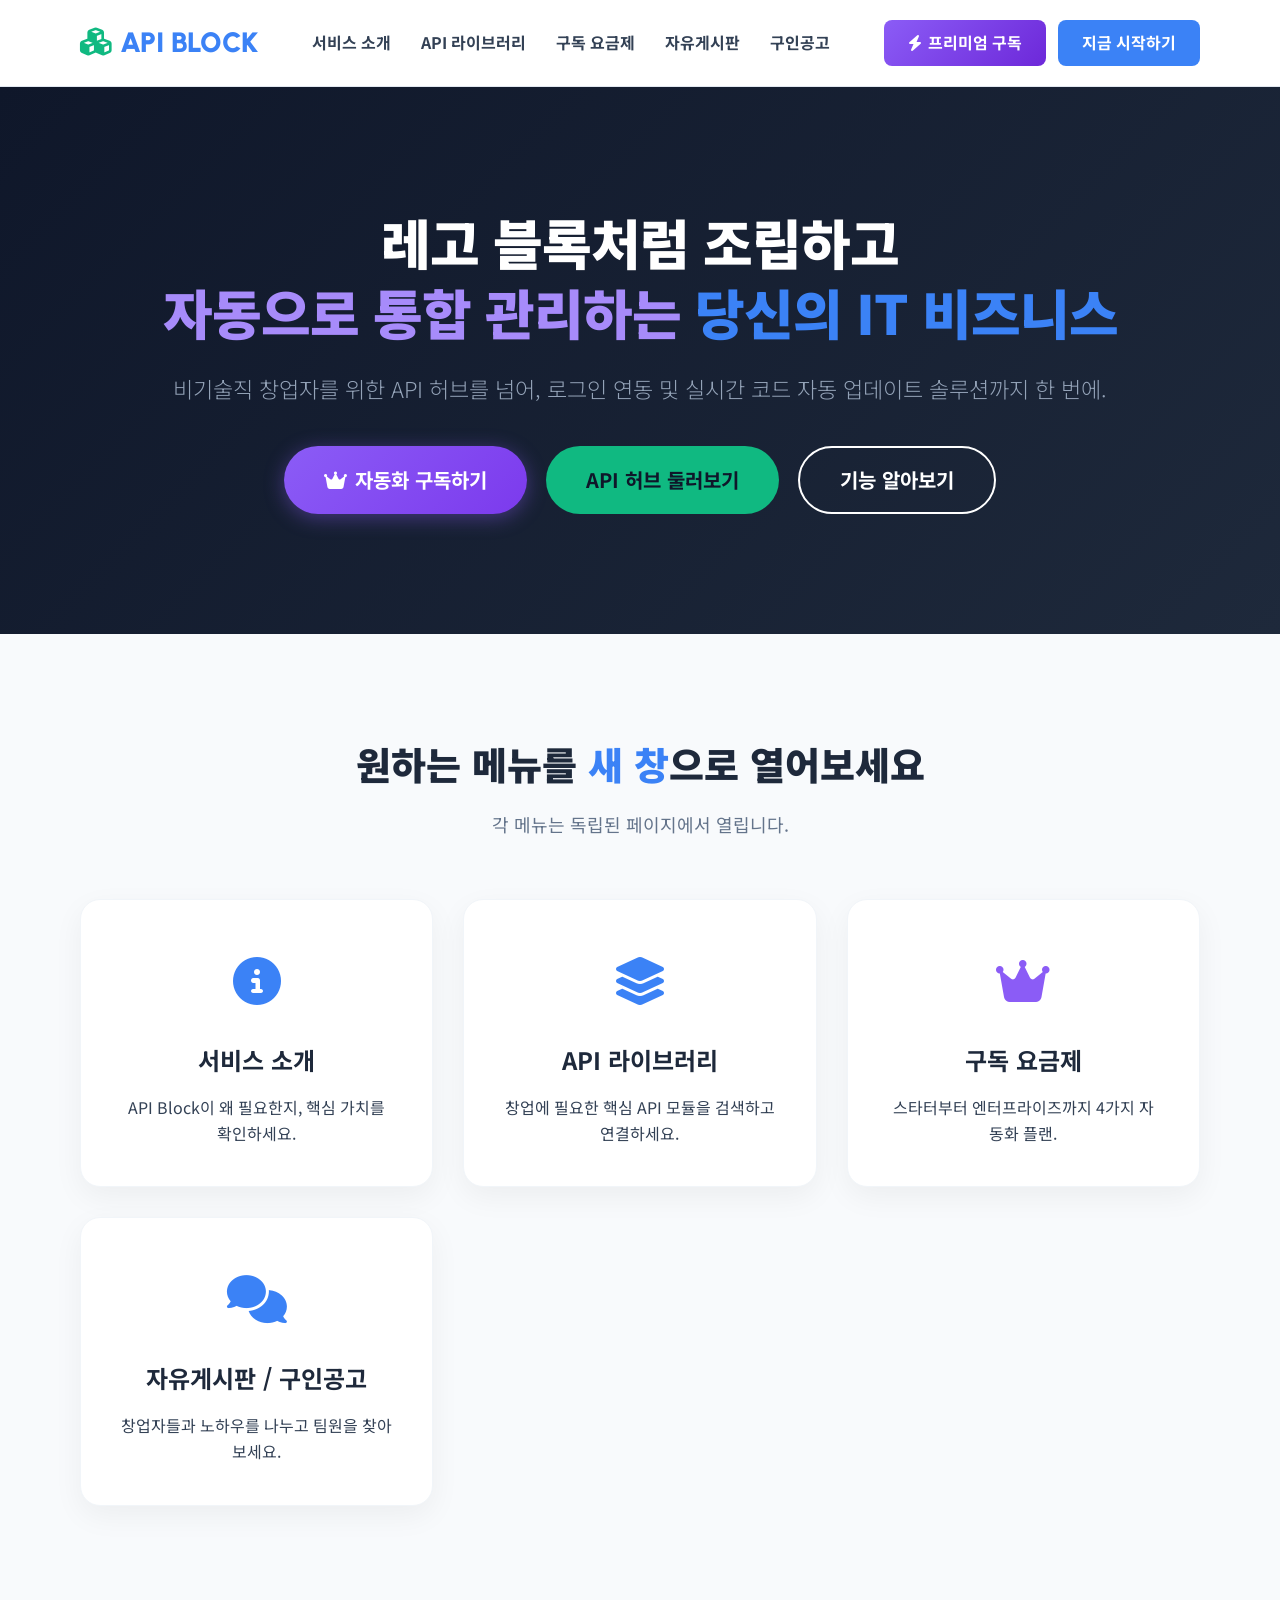
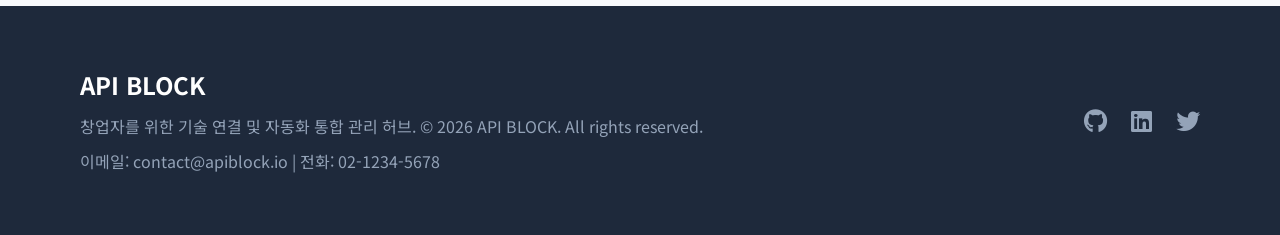
<file: index.html>
<!DOCTYPE html>
<html lang="ko">
<head>
    <meta charset="UTF-8">
    <meta name="viewport" content="width=device-width, initial-scale=1.0">
    <title>API Block - 창업자를 위한 API 허브</title>
    <link rel="preconnect" href="https://fonts.googleapis.com">
    <link rel="preconnect" href="https://fonts.gstatic.com" crossorigin>
    <link href="https://fonts.googleapis.com/css2?family=Noto+Sans+KR:wght@300;400;700;900&family=Urbanist:wght@700&display=swap" rel="stylesheet">
    <link rel="stylesheet" href="https://cdnjs.cloudflare.com/ajax/libs/font-awesome/6.5.1/css/all.min.css">
    <link rel="stylesheet" href="style.css">
</head>
<body>
    <header>
        <div class="logo"><a href="index.html"><i class="fa-solid fa-cubes"></i>API BLOCK</a></div>
        <nav>
            <ul>
                <li><a href="features.html" target="_blank">서비스 소개</a></li>
                <li><a href="api-library.html" target="_blank">API 라이브러리</a></li>
                <li><a href="pricing.html" target="_blank">구독 요금제</a></li>
                <li><a href="community.html" target="_blank">자유게시판</a></li>
                <li><a href="community.html#jobs" target="_blank">구인공고</a></li>
            </ul>
        </nav>
        <div class="header-btns">
            <a href="pricing.html" target="_blank" class="header-btn premium-btn"><i class="fa-solid fa-bolt" style="margin-right: 6px;"></i>프리미엄 구독</a>
            <a href="api-library.html" target="_blank" class="header-btn">지금 시작하기</a>
        </div>
    </header>
    <main>
<section class="hero">
            <h1>레고 블록처럼 조립하고<br><span class="premium-span">자동으로 통합 관리하는</span> <span>당신의 IT 비즈니스</span></h1>
            <p>비기술직 창업자를 위한 API 허브를 넘어, 로그인 연동 및 실시간 코드 자동 업데이트 솔루션까지 한 번에.</p>
            <div class="hero-btns">
                <a href="pricing.html" target="_blank" class="btn-premium"><i class="fa-solid fa-crown" style="margin-right: 8px;"></i>자동화 구독하기</a>
                <a href="api-library.html" target="_blank" class="btn-main">API 허브 둘러보기</a>
                <a href="features.html" target="_blank" class="btn-sub">기능 알아보기</a>
            </div>
        </section>
        <section style="text-align:center;">
            <h2 class="section-title">원하는 메뉴를 <span>새 창</span>으로 열어보세요</h2>
            <p class="section-subtitle">각 메뉴는 독립된 페이지에서 열립니다.</p>
            <div class="grid">
                <a class="card feature-card" href="features.html" target="_blank">
                    <div class="icon"><i class="fa-solid fa-circle-info"></i></div>
                    <h3>서비스 소개</h3>
                    <p>API Block이 왜 필요한지, 핵심 가치를 확인하세요.</p>
                </a>
                <a class="card feature-card" href="api-library.html" target="_blank">
                    <div class="icon"><i class="fa-solid fa-layer-group"></i></div>
                    <h3>API 라이브러리</h3>
                    <p>창업에 필요한 핵심 API 모듈을 검색하고 연결하세요.</p>
                </a>
                <a class="card feature-card" href="pricing.html" target="_blank">
                    <div class="icon"><i class="fa-solid fa-crown" style="color:var(--premium);"></i></div>
                    <h3>구독 요금제</h3>
                    <p>스타터부터 엔터프라이즈까지 4가지 자동화 플랜.</p>
                </a>
                <a class="card feature-card" href="community.html" target="_blank">
                    <div class="icon"><i class="fa-solid fa-comments"></i></div>
                    <h3>자유게시판 / 구인공고</h3>
                    <p>창업자들과 노하우를 나누고 팀원을 찾아보세요.</p>
                </a>
            </div>
        </section>
    </main>
<footer>
        <div>
            <div class="footer-logo">API BLOCK</div>
            <p>창업자를 위한 기술 연결 및 자동화 통합 관리 허브. © 2026 API BLOCK. All rights reserved.</p>
            <p style="margin-top: 10px;">이메일: contact@apiblock.io | 전화: 02-1234-5678</p>
        </div>
        <div class="social-icons">
            <a href="#"><i class="fa-brands fa-github"></i></a>
            <a href="#"><i class="fa-brands fa-linkedin"></i></a>
            <a href="#"><i class="fa-brands fa-twitter"></i></a>
        </div>
    </footer>

</body>
</html>
</file>
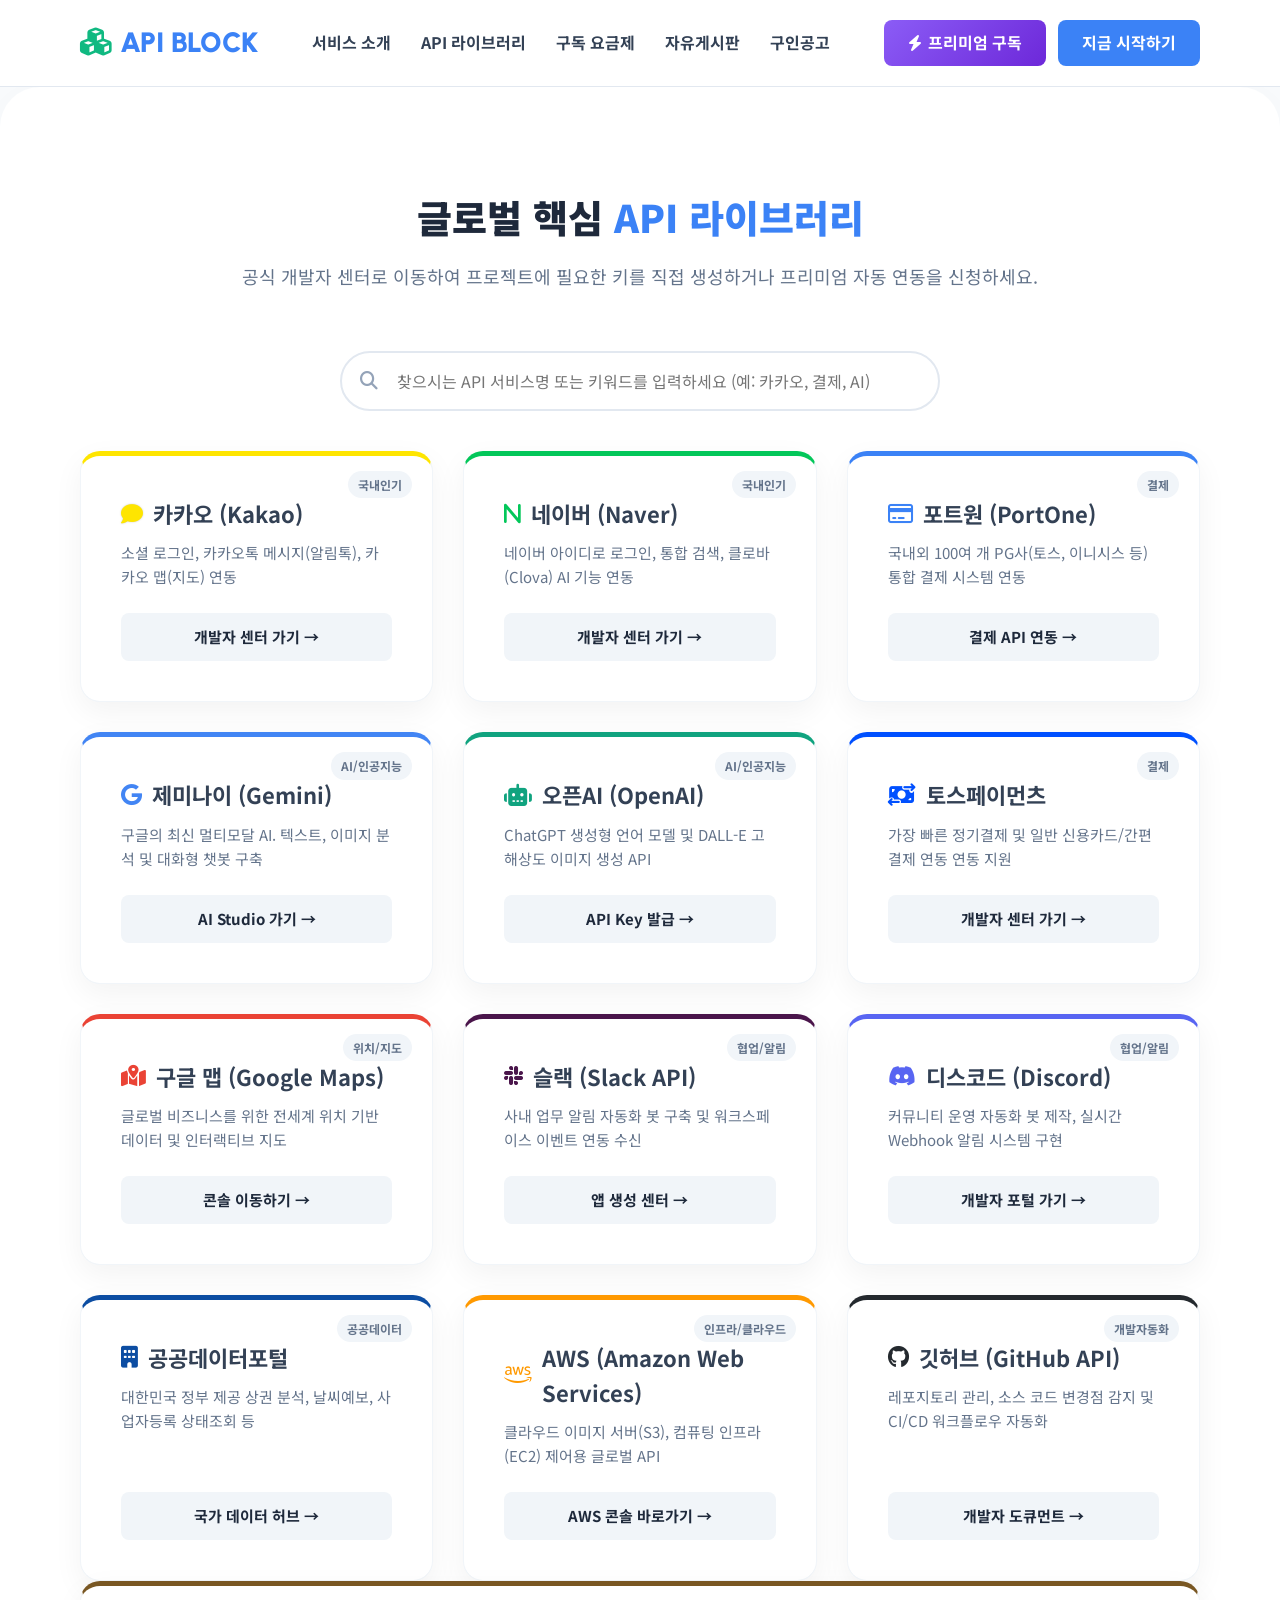
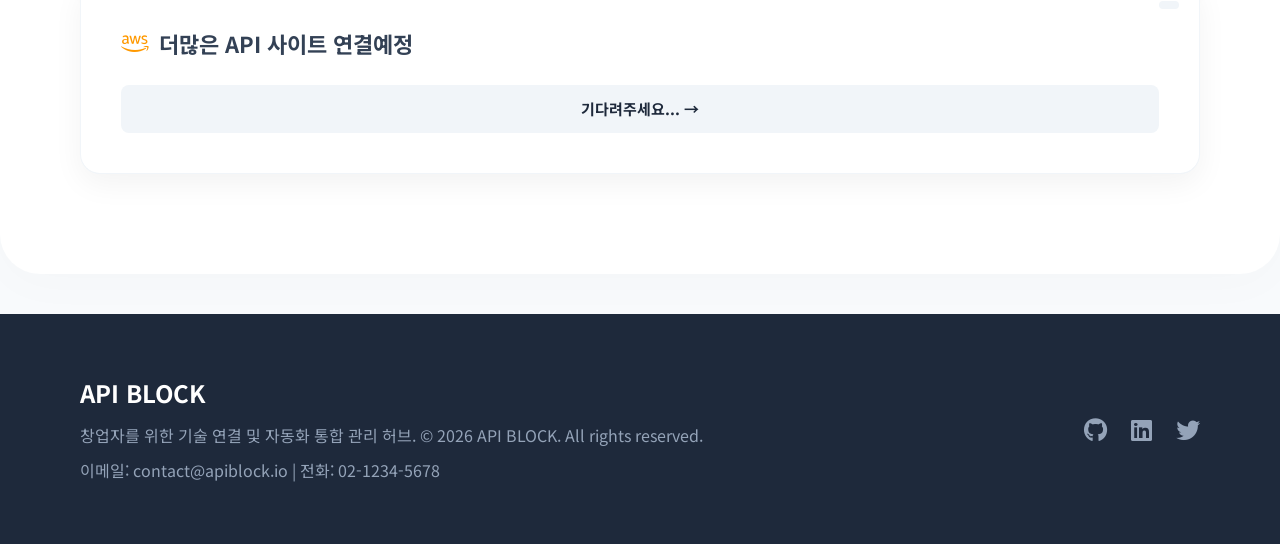
<file: api-library.html>
<!DOCTYPE html>
<html lang="ko">
<head>
    <meta charset="UTF-8">
    <meta name="viewport" content="width=device-width, initial-scale=1.0">
    <title>API 라이브러리 - API Block</title>
    <link rel="preconnect" href="https://fonts.googleapis.com">
    <link rel="preconnect" href="https://fonts.gstatic.com" crossorigin>
    <link href="https://fonts.googleapis.com/css2?family=Noto+Sans+KR:wght@300;400;700;900&family=Urbanist:wght@700&display=swap" rel="stylesheet">
    <link rel="stylesheet" href="https://cdnjs.cloudflare.com/ajax/libs/font-awesome/6.5.1/css/all.min.css">
    <link rel="stylesheet" href="style.css">
</head>
<body>
    <header>
        <div class="logo"><a href="index.html"><i class="fa-solid fa-cubes"></i>API BLOCK</a></div>
        <nav>
            <ul>
                <li><a href="features.html" target="_blank">서비스 소개</a></li>
                <li><a href="api-library.html" target="_blank">API 라이브러리</a></li>
                <li><a href="pricing.html" target="_blank">구독 요금제</a></li>
                <li><a href="community.html" target="_blank">자유게시판</a></li>
                <li><a href="community.html#jobs" target="_blank">구인공고</a></li>
            </ul>
        </nav>
        <div class="header-btns">
            <a href="pricing.html" target="_blank" class="header-btn premium-btn"><i class="fa-solid fa-bolt" style="margin-right: 6px;"></i>프리미엄 구독</a>
            <a href="api-library.html" target="_blank" class="header-btn">지금 시작하기</a>
        </div>
    </header>
    <main>
<section id="api-library" style="background-color: #ffffff; border-radius: 40px; margin-bottom: 40px; box-shadow: 0 10px 50px rgba(0,0,0,0.02);">
            <h2 class="section-title">글로벌 핵심 <span>API 라이브러리</span></h2>
            <p class="section-subtitle">공식 개발자 센터로 이동하여 프로젝트에 필요한 키를 직접 생성하거나 프리미엄 자동 연동을 신청하세요.</p>
            
            <div class="search-wrapper">
                <i class="fa-solid fa-magnifying-glass"></i>
                <input type="text" id="apiSearch" class="search-input" placeholder="찾으시는 API 서비스명 또는 키워드를 입력하세요 (예: 카카오, 결제, AI)">
            </div>
            
            <div class="grid" id="apiGrid">
                <div class="card api-card" style="border-top-color: #FEE500;" data-keywords="카카오 kakao 소셜로그인 알림톡 지도 메신저">
                    <span class="api-tag">국내인기</span>
                    <div>
                        <h3><i class="fa-solid fa-comment" style="color: #FEE500; text-shadow: 0 0 2px #ccc;"></i> 카카오 (Kakao)</h3>
                        <p>소셜 로그인, 카카오톡 메시지(알림톡), 카카오 맵(지도) 연동</p>
                    </div>
                    <a href="https://developers.kakao.com/" target="_blank" class="api-link-btn">개발자 센터 가기 &rarr;</a>
                </div>

                <div class="card api-card" style="border-top-color: #03C75A;" data-keywords="네이버 naver 아이디로그인 검색 클로바 ai">
                    <span class="api-tag">국내인기</span>
                    <div>
                        <h3><i class="fa-solid fa-n" style="color: #03C75A;"></i> 네이버 (Naver)</h3>
                        <p>네이버 아이디로 로그인, 통합 검색, 클로바(Clova) AI 기능 연동</p>
                    </div>
                    <a href="https://developers.naver.com/" target="_blank" class="api-link-btn">개발자 센터 가기 &rarr;</a>
                </div>

                <div class="card api-card" style="border-top-color: #3b82f6;" data-keywords="포트원 portone 결제 pg 토스 이니시스 카드">
                    <span class="api-tag">결제</span>
                    <div>
                        <h3><i class="fa-regular fa-credit-card" style="color: #3b82f6;"></i> 포트원 (PortOne)</h3>
                        <p>국내외 100여 개 PG사(토스, 이니시스 등) 통합 결제 시스템 연동</p>
                    </div>
                    <a href="https://portone.io/" target="_blank" class="api-link-btn">결제 API 연동 &rarr;</a>
                </div>

                <div class="card api-card" style="border-top-color: #4285F4;" data-keywords="제미나이 gemini 구글 google ai 챗봇 멀티모달">
                    <span class="api-tag">AI/인공지능</span>
                    <div>
                        <h3><i class="fa-brands fa-google" style="color: #4285F4;"></i> 제미나이 (Gemini)</h3>
                        <p>구글의 최신 멀티모달 AI. 텍스트, 이미지 분석 및 대화형 챗봇 구축</p>
                    </div>
                    <a href="https://aistudio.google.com/" target="_blank" class="api-link-btn">AI Studio 가기 &rarr;</a>
                </div>

                <div class="card api-card" style="border-top-color: #10a37f;" data-keywords="오픈ai openai chatgpt 챗지피티 dall-e 이미지생성">
                    <span class="api-tag">AI/인공지능</span>
                    <div>
                        <h3><i class="fa-solid fa-robot" style="color: #10a37f;"></i> 오픈AI (OpenAI)</h3>
                        <p>ChatGPT 생성형 언어 모델 및 DALL-E 고해상도 이미지 생성 API</p>
                    </div>
                    <a href="https://platform.openai.com/" target="_blank" class="api-link-btn">API Key 발급 &rarr;</a>
                </div>

                <div class="card api-card" style="border-top-color: #0050ff;" data-keywords="토스 페이먼츠 toss payments 결제 정기구독 카드">
                    <span class="api-tag">결제</span>
                    <div>
                        <h3><i class="fa-solid fa-money-bill-transfer" style="color: #0050ff;"></i> 토스페이먼츠</h3>
                        <p>가장 빠른 정기결제 및 일반 신용카드/간편결제 연동 연동 지원</p>
                    </div>
                    <a href="https://www.tosspayments.com/" target="_blank" class="api-link-btn">개발자 센터 가기 &rarr;</a>
                </div>

                <div class="card api-card" style="border-top-color: #ea4335;" data-keywords="구글맵 google maps 지도 위치 글로벌 gps">
                    <span class="api-tag">위치/지도</span>
                    <div>
                        <h3><i class="fa-solid fa-map-location-dot" style="color: #ea4335;"></i> 구글 맵 (Google Maps)</h3>
                        <p>글로벌 비즈니스를 위한 전세계 위치 기반 데이터 및 인터랙티브 지도</p>
                    </div>
                    <a href="https://mapsplatform.google.com/" target="_blank" class="api-link-btn">콘솔 이동하기 &rarr;</a>
                </div>

                <div class="card api-card" style="border-top-color: #4a154b;" data-keywords="슬랙 slack 협업툴 알림 봇 자동화 업무">
                    <span class="api-tag">협업/알림</span>
                    <div>
                        <h3><i class="fa-brands fa-slack" style="color: #4a154b;"></i> 슬랙 (Slack API)</h3>
                        <p>사내 업무 알림 자동화 봇 구축 및 워크스페이스 이벤트 연동 수신</p>
                    </div>
                    <a href="https://api.slack.com/" target="_blank" class="api-link-btn">앱 생성 센터 &rarr;</a>
                </div>

                <div class="card api-card" style="border-top-color: #5865F2;" data-keywords="디스코드 discord 커뮤니티 봇 자동화 알림 유저인증">
                    <span class="api-tag">협업/알림</span>
                    <div>
                        <h3><i class="fa-brands fa-discord" style="color: #5865F2;"></i> 디스코드 (Discord)</h3>
                        <p>커뮤니티 운영 자동화 봇 제작, 실시간 Webhook 알림 시스템 구현</p>
                    </div>
                    <a href="https://discord.com/developers/docs/intro" target="_blank" class="api-link-btn">개발자 포털 가기 &rarr;</a>
                </div>

                <div class="card api-card" style="border-top-color: #0c4da2;" data-keywords="공공데이터 정부 국세청 날씨 상권 공공">
                    <span class="api-tag">공공데이터</span>
                    <div>
                        <h3><i class="fa-solid fa-building" style="color: #0c4da2;"></i> 공공데이터포털</h3>
                        <p>대한민국 정부 제공 상권 분석, 날씨예보, 사업자등록 상태조회 등</p>
                    </div>
                    <a href="https://www.data.go.kr/" target="_blank" class="api-link-btn">국가 데이터 허브 &rarr;</a>
                </div>

                <div class="card api-card" style="border-top-color: #ff9900;" data-keywords="aws 아마존 클라우드 s3 이미지서버 인프라">
                    <span class="api-tag">인프라/클라우드</span>
                    <div>
                        <h3><i class="fa-brands fa-aws" style="color: #ff9900;"></i> AWS (Amazon Web Services)</h3>
                        <p>클라우드 이미지 서버(S3), 컴퓨팅 인프라(EC2) 제어용 글로벌 API</p>
                    </div>
                    <a href="https://aws.amazon.com/" target="_blank" class="api-link-btn">AWS 콘솔 바로가기 &rarr;</a>
                </div>

                <div class="card api-card" style="border-top-color: #24292e;" data-keywords="깃허브 github 개발 소스코드 배포 자동화">
                    <span class="api-tag">개발자동화</span>
                    <div>
                        <h3><i class="fa-brands fa-github" style="color: #24292e;"></i> 깃허브 (GitHub API)</h3>
                        <p>레포지토리 관리, 소스 코드 변경점 감지 및 CI/CD 워크플로우 자동화</p>
                    </div>
                    <a href="https://docs.github.com/en/rest" target="_blank" class="api-link-btn">개발자 도큐먼트 &rarr;</a>
                </div>
            </div>
                <div class="card api-card" style="border-top-color: #795723;" data-keywords="더많은 API api 라이브러리 추가 예정">
                    <span class="api-tag"></span>
                    <div>
                        <h3><i class="fa-brands fa-aws" style="color: #ff9900;"></i> 더많은 API 사이트 연결예정</h3>
                        <p></p>
                    </div>
                    <a href="#" target="_blank" class="api-link-btn">기다려주세요... &rarr;</a>
                </div>
        </section>
    </main>
<footer>
        <div>
            <div class="footer-logo">API BLOCK</div>
            <p>창업자를 위한 기술 연결 및 자동화 통합 관리 허브. © 2026 API BLOCK. All rights reserved.</p>
            <p style="margin-top: 10px;">이메일: contact@apiblock.io | 전화: 02-1234-5678</p>
        </div>
        <div class="social-icons">
            <a href="#"><i class="fa-brands fa-github"></i></a>
            <a href="#"><i class="fa-brands fa-linkedin"></i></a>
            <a href="#"><i class="fa-brands fa-twitter"></i></a>
        </div>
    </footer>
    <script>
        document.getElementById('apiSearch').addEventListener('input', function(e) {
            const query = e.target.value.toLowerCase().trim();
            document.querySelectorAll('#apiGrid .api-card').forEach(card => {
                const keywords = card.getAttribute('data-keywords').toLowerCase();
                const title = card.querySelector('h3').textContent.toLowerCase();
                const desc = card.querySelector('p').textContent.toLowerCase();
                card.style.display = (keywords.includes(query) || title.includes(query) || desc.includes(query)) ? 'flex' : 'none';
            });
        });
    </script>
</body>
</html>
</file>
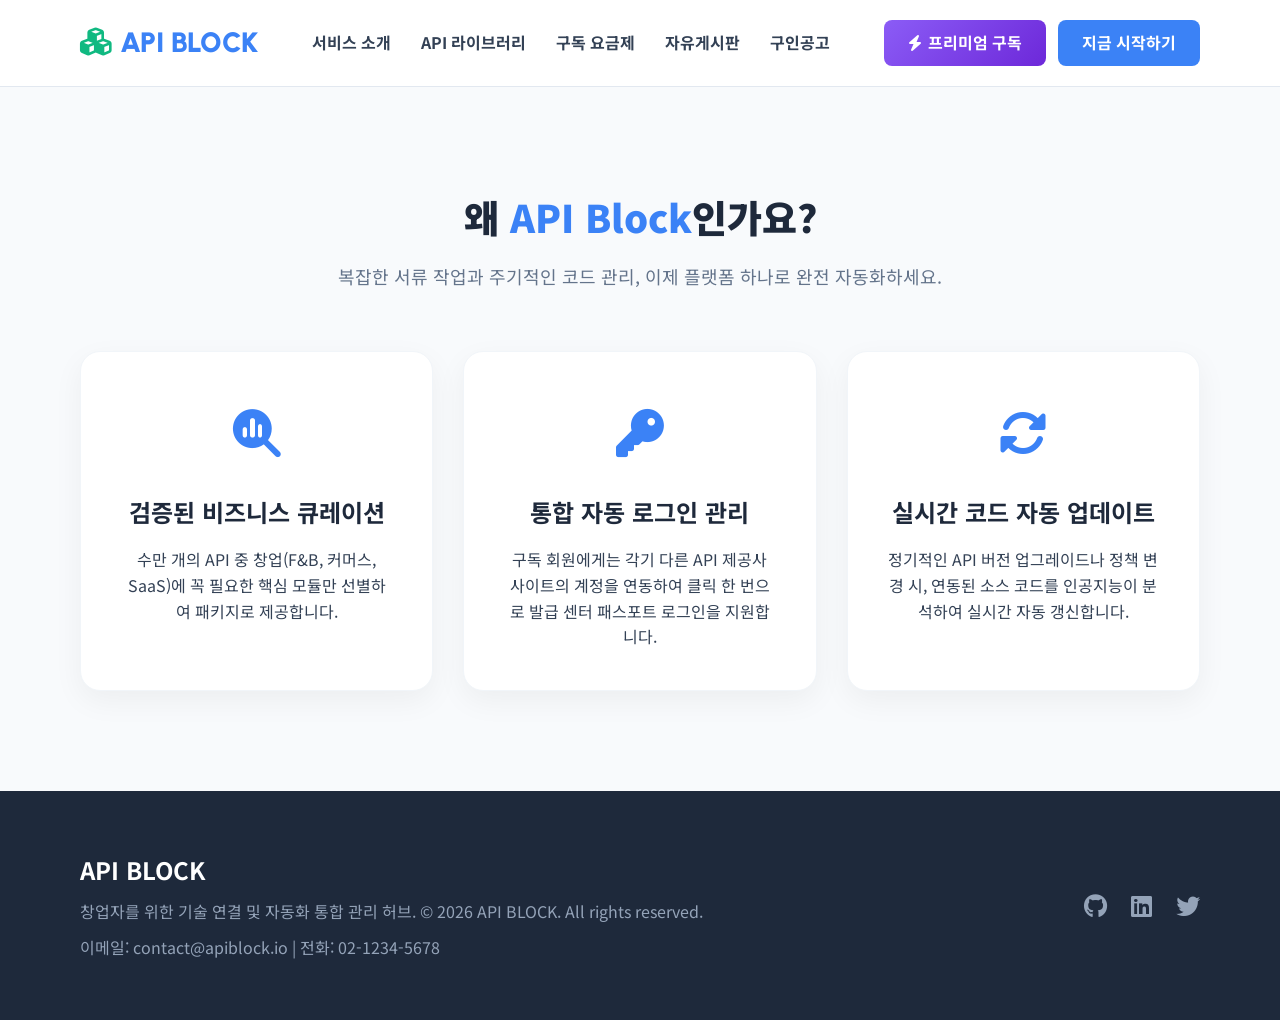
<file: features.html>
<!DOCTYPE html>
<html lang="ko">
<head>
    <meta charset="UTF-8">
    <meta name="viewport" content="width=device-width, initial-scale=1.0">
    <title>서비스 소개 - API Block</title>
    <link rel="preconnect" href="https://fonts.googleapis.com">
    <link rel="preconnect" href="https://fonts.gstatic.com" crossorigin>
    <link href="https://fonts.googleapis.com/css2?family=Noto+Sans+KR:wght@300;400;700;900&family=Urbanist:wght@700&display=swap" rel="stylesheet">
    <link rel="stylesheet" href="https://cdnjs.cloudflare.com/ajax/libs/font-awesome/6.5.1/css/all.min.css">
    <link rel="stylesheet" href="style.css">
</head>
<body>
    <header>
        <div class="logo"><a href="index.html"><i class="fa-solid fa-cubes"></i>API BLOCK</a></div>
        <nav>
            <ul>
                <li><a href="features.html" target="_blank">서비스 소개</a></li>
                <li><a href="api-library.html" target="_blank">API 라이브러리</a></li>
                <li><a href="pricing.html" target="_blank">구독 요금제</a></li>
                <li><a href="community.html" target="_blank">자유게시판</a></li>
                <li><a href="community.html#jobs" target="_blank">구인공고</a></li>
            </ul>
        </nav>
        <div class="header-btns">
            <a href="pricing.html" target="_blank" class="header-btn premium-btn"><i class="fa-solid fa-bolt" style="margin-right: 6px;"></i>프리미엄 구독</a>
            <a href="api-library.html" target="_blank" class="header-btn">지금 시작하기</a>
        </div>
    </header>
    <main>
<section id="features">
            <h2 class="section-title">왜 <span>API Block</span>인가요?</h2>
            <p class="section-subtitle">복잡한 서류 작업과 주기적인 코드 관리, 이제 플랫폼 하나로 완전 자동화하세요.</p>
            <div class="grid">
                <div class="card feature-card">
                    <div class="icon"><i class="fa-solid fa-magnifying-glass-chart"></i></div>
                    <h3>검증된 비즈니스 큐레이션</h3>
                    <p>수만 개의 API 중 창업(F&B, 커머스, SaaS)에 꼭 필요한 핵심 모듈만 선별하여 패키지로 제공합니다.</p>
                </div>
                <div class="card feature-card">
                    <div class="icon"><i class="fa-solid fa-key"></i></div>
                    <h3>통합 자동 로그인 관리</h3>
                    <p>구독 회원에게는 각기 다른 API 제공사 사이트의 계정을 연동하여 클릭 한 번으로 발급 센터 패스포트 로그인을 지원합니다.</p>
                </div>
                <div class="card feature-card">
                    <div class="icon"><i class="fa-solid fa-rotate"></i></div>
                    <h3>실시간 코드 자동 업데이트</h3>
                    <p>정기적인 API 버전 업그레이드나 정책 변경 시, 연동된 소스 코드를 인공지능이 분석하여 실시간 자동 갱신합니다.</p>
                </div>
            </div>
        </section>
    </main>
<footer>
        <div>
            <div class="footer-logo">API BLOCK</div>
            <p>창업자를 위한 기술 연결 및 자동화 통합 관리 허브. © 2026 API BLOCK. All rights reserved.</p>
            <p style="margin-top: 10px;">이메일: contact@apiblock.io | 전화: 02-1234-5678</p>
        </div>
        <div class="social-icons">
            <a href="#"><i class="fa-brands fa-github"></i></a>
            <a href="#"><i class="fa-brands fa-linkedin"></i></a>
            <a href="#"><i class="fa-brands fa-twitter"></i></a>
        </div>
    </footer>

</body>
</html>
</file>
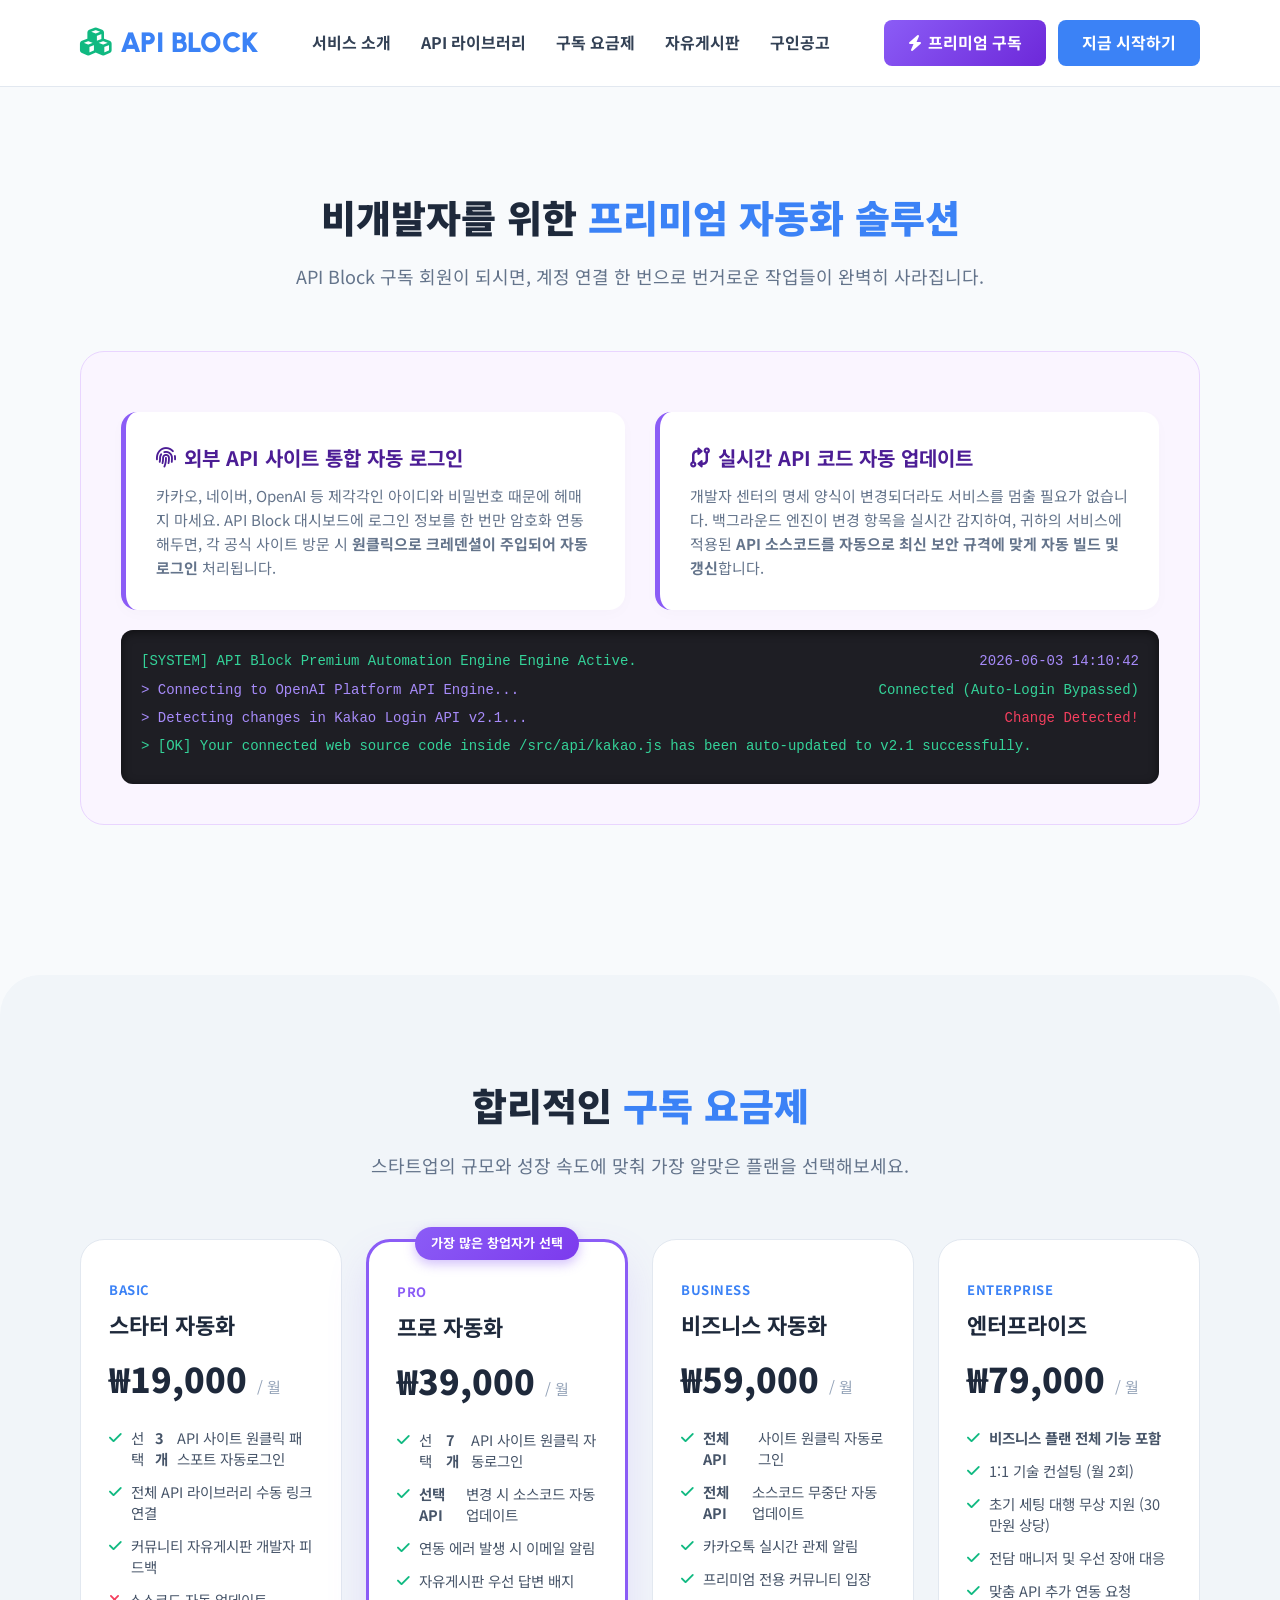
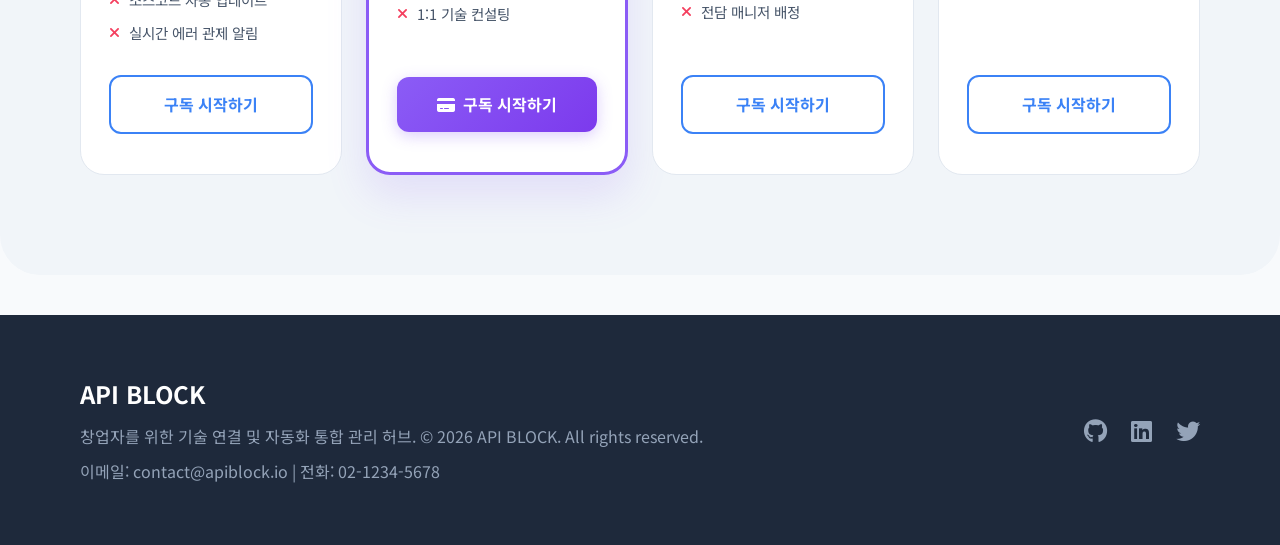
<file: pricing.html>
<!DOCTYPE html>
<html lang="ko">
<head>
    <meta charset="UTF-8">
    <meta name="viewport" content="width=device-width, initial-scale=1.0">
    <title>구독 요금제 - API Block</title>
    <link rel="preconnect" href="https://fonts.googleapis.com">
    <link rel="preconnect" href="https://fonts.gstatic.com" crossorigin>
    <link href="https://fonts.googleapis.com/css2?family=Noto+Sans+KR:wght@300;400;700;900&family=Urbanist:wght@700&display=swap" rel="stylesheet">
    <link rel="stylesheet" href="https://cdnjs.cloudflare.com/ajax/libs/font-awesome/6.5.1/css/all.min.css">
    <link rel="stylesheet" href="style.css">
</head>
<body>
    <header>
        <div class="logo"><a href="index.html"><i class="fa-solid fa-cubes"></i>API BLOCK</a></div>
        <nav>
            <ul>
                <li><a href="features.html" target="_blank">서비스 소개</a></li>
                <li><a href="api-library.html" target="_blank">API 라이브러리</a></li>
                <li><a href="pricing.html" target="_blank">구독 요금제</a></li>
                <li><a href="community.html" target="_blank">자유게시판</a></li>
                <li><a href="community.html#jobs" target="_blank">구인공고</a></li>
            </ul>
        </nav>
        <div class="header-btns">
            <a href="pricing.html" target="_blank" class="header-btn premium-btn"><i class="fa-solid fa-bolt" style="margin-right: 6px;"></i>프리미엄 구독</a>
            <a href="api-library.html" target="_blank" class="header-btn">지금 시작하기</a>
        </div>
    </header>
    <main>
<section id="subscription">
            <h2 class="section-title">비개발자를 위한 <span>프리미엄 자동화 솔루션</span></h2>
            <p class="section-subtitle">API Block 구독 회원이 되시면, 계정 연결 한 번으로 번거로운 작업들이 완벽히 사라집니다.</p>
            
            <div class="premium-feature-showcase">
                <div class="premium-grid">
                    <div class="p-feature-box">
                        <h4><i class="fa-solid fa-fingerprint"></i> 외부 API 사이트 통합 자동 로그인</h4>
                        <p>카카오, 네이버, OpenAI 등 제각각인 아이디와 비밀번호 때문에 헤매지 마세요. API Block 대시보드에 로그인 정보를 한 번만 암호화 연동해두면, 각 공식 사이트 방문 시 <strong>원클릭으로 크레덴셜이 주입되어 자동 로그인</strong> 처리됩니다.</p>
                    </div>
                    <div class="p-feature-box">
                        <h4><i class="fa-solid fa-code-compare"></i> 실시간 API 코드 자동 업데이트</h4>
                        <p>개발자 센터의 명세 양식이 변경되더라도 서비스를 멈출 필요가 없습니다. 백그라운드 엔진이 변경 항목을 실시간 감지하여, 귀하의 서비스에 적용된 <strong>API 소스코드를 자동으로 최신 보안 규격에 맞게 자동 빌드 및 갱신</strong>합니다.</p>
                    </div>
                </div>

                <div class="mock-dashboard">
                    <div class="line"><span class="success">[SYSTEM] API Block Premium Automation Engine Engine Active.</span> <span>2026-06-03 14:10:42</span></div>
                    <div class="line"><span>&gt; Connecting to OpenAI Platform API Engine...</span> <span class="success">Connected (Auto-Login Bypassed)</span></div>
                    <div class="line"><span>&gt; Detecting changes in Kakao Login API v2.1...</span> <span class="keyword">Change Detected!</span></div>
                    <div class="line"><span class="success">&gt; [OK] Your connected web source code inside /src/api/kakao.js has been auto-updated to v2.1 successfully.</span></div>
                </div>
            </div>
        </section>
<section id="pricing" style="background-color: #f1f5f9; border-radius: 40px; margin-bottom: 40px;">
            <h2 class="section-title">합리적인 <span>구독 요금제</span></h2>
            <p class="section-subtitle">스타트업의 규모와 성장 속도에 맞춰 가장 알맞은 플랜을 선택해보세요.</p>
            
            <div class="pricing-grid">
                <div class="price-card standard">
                    <div>
                        <div class="plan-tier">Basic</div>
                        <h3>스타터 자동화</h3>
                        <div class="cost">₩19,000 <span>/ 월</span></div>
                        <ul class="price-features">
                            <li><i class="fa-solid fa-check"></i> 선택 <strong>3개</strong> API 사이트 원클릭 패스포트 자동로그인</li>
                            <li><i class="fa-solid fa-check"></i> 전체 API 라이브러리 수동 링크 연결</li>
                            <li><i class="fa-solid fa-check"></i> 커뮤니티 자유게시판 개발자 피드백</li>
                            <li><i class="fa-solid fa-xmark"></i> 소스코드 자동 업데이트</li>
                            <li><i class="fa-solid fa-xmark"></i> 실시간 에러 관제 알림</li>
                        </ul>
                    </div>
                    <a href="#" onclick="openCheckout('스타터 자동화', '19,000'); return false;" class="btn-pay btn-outline">구독 시작하기</a>
                </div>

                <div class="price-card popular">
                    <div class="price-badge">가장 많은 창업자가 선택</div>
                    <div>
                        <div class="plan-tier">Pro</div>
                        <h3>프로 자동화</h3>
                        <div class="cost">₩39,000 <span>/ 월</span></div>
                        <ul class="price-features">
                            <li><i class="fa-solid fa-check"></i> 선택 <strong>7개</strong> API 사이트 원클릭 자동로그인</li>
                            <li><i class="fa-solid fa-check"></i> <strong>선택 API</strong> 변경 시 소스코드 자동 업데이트</li>
                            <li><i class="fa-solid fa-check"></i> 연동 에러 발생 시 이메일 알림</li>
                            <li><i class="fa-solid fa-check"></i> 자유게시판 우선 답변 배지</li>
                            <li><i class="fa-solid fa-xmark"></i> 1:1 기술 컨설팅</li>
                        </ul>
                    </div>
                    <a href="#" onclick="openCheckout('프로 자동화', '39,000'); return false;" class="btn-pay"><i class="fa-solid fa-credit-card" style="margin-right: 8px;"></i>구독 시작하기</a>
                </div>

                <div class="price-card standard">
                    <div>
                        <div class="plan-tier">Business</div>
                        <h3>비즈니스 자동화</h3>
                        <div class="cost">₩59,000 <span>/ 월</span></div>
                        <ul class="price-features">
                            <li><i class="fa-solid fa-check"></i> <strong>전체 API</strong> 사이트 원클릭 자동로그인</li>
                            <li><i class="fa-solid fa-check"></i> <strong>전체 API</strong> 소스코드 무중단 자동 업데이트</li>
                            <li><i class="fa-solid fa-check"></i> 카카오톡 실시간 관제 알림</li>
                            <li><i class="fa-solid fa-check"></i> 프리미엄 전용 커뮤니티 입장</li>
                            <li><i class="fa-solid fa-xmark"></i> 전담 매니저 배정</li>
                        </ul>
                    </div>
                    <a href="#" onclick="openCheckout('비즈니스 자동화', '59,000'); return false;" class="btn-pay btn-outline">구독 시작하기</a>
                </div>

                <div class="price-card standard">
                    <div>
                        <div class="plan-tier">Enterprise</div>
                        <h3>엔터프라이즈</h3>
                        <div class="cost">₩79,000 <span>/ 월</span></div>
                        <ul class="price-features">
                            <li><i class="fa-solid fa-check"></i> <strong>비즈니스 플랜 전체 기능 포함</strong></li>
                            <li><i class="fa-solid fa-check"></i> 1:1 기술 컨설팅 (월 2회)</li>
                            <li><i class="fa-solid fa-check"></i> 초기 세팅 대행 무상 지원 (30만원 상당)</li>
                            <li><i class="fa-solid fa-check"></i> 전담 매니저 및 우선 장애 대응</li>
                            <li><i class="fa-solid fa-check"></i> 맞춤 API 추가 연동 요청</li>
                        </ul>
                    </div>
                    <a href="#" onclick="openCheckout('엔터프라이즈', '79,000'); return false;" class="btn-pay btn-outline">구독 시작하기</a>
                </div>
            </div>
        </section>
    </main>
<footer>
        <div>
            <div class="footer-logo">API BLOCK</div>
            <p>창업자를 위한 기술 연결 및 자동화 통합 관리 허브. © 2026 API BLOCK. All rights reserved.</p>
            <p style="margin-top: 10px;">이메일: contact@apiblock.io | 전화: 02-1234-5678</p>
        </div>
        <div class="social-icons">
            <a href="#"><i class="fa-brands fa-github"></i></a>
            <a href="#"><i class="fa-brands fa-linkedin"></i></a>
            <a href="#"><i class="fa-brands fa-twitter"></i></a>
        </div>
    </footer>
    <script>
        function openCheckout(planName, price) {
            alert('[' + planName + '] 플랜 (월 \u20a9' + price + ') 정기 구독 결제창으로 이동합니다.\n안전한 보안 환경에서 정기 정산 프로세스를 개시합니다.');
        }
    </script>
</body>
</html>
</file>
<file: style.css>
/* CSS 초기화 및 기본 설정 */
        * { box-sizing: border-box; margin: 0; padding: 0; }
        body { 
            font-family: 'Noto Sans KR', sans-serif; 
            background-color: #f8fafc; 
            color: #334155; 
            line-height: 1.6; 
        }
        a { text-decoration: none; color: inherit; }
        ul { list-style: none; }

        /* 색상 변수 */
        :root {
            --primary: #3b82f6; /* 테크 블루 */
            --secondary: #1e293b; /* 딥 네이비 */
            --accent: #10b981; /* 에메랄드 그린 */
            --premium: #8b5cf6; /* 프리미엄 퍼플 */
        }

        /* 1. 헤더 */
        header { 
            background: #ffffff; 
            border-bottom: 1px solid #e2e8f0; 
            padding: 20px 80px; 
            display: flex; 
            justify-content: space-between; 
            align-items: center; 
            position: sticky; 
            top: 0; 
            z-index: 1000; 
        }
        .logo { font-family: 'Urbanist', sans-serif; font-size: 28px; font-weight: 900; color: var(--primary); }
        .logo i { color: var(--accent); margin-right: 8px; }
        
        nav ul { display: flex; gap: 30px; font-weight: 700; }
        nav ul li a:hover { color: var(--primary); transition: 0.3s; }
        
        .header-btns { display: flex; gap: 12px; align-items: center; }
        .header-btn { background: var(--primary); color: white; padding: 10px 24px; border-radius: 8px; font-weight: 700; transition: 0.3s; }
        .header-btn:hover { background: #2563eb; }
        .header-btn.premium-btn { background: linear-gradient(135deg, var(--premium), #6d28d9); }
        .header-btn.premium-btn:hover { opacity: 0.9; }

        /* 2. 히어로 섹션 */
        .hero { 
            background: linear-gradient(135deg, #0f172a 0%, #1e293b 100%); 
            color: white; 
            padding: 120px 80px; 
            text-align: center; 
        }
        .hero h1 { font-size: 54px; margin-bottom: 24px; font-weight: 900; letter-spacing: -1px; line-height: 1.3; }
        .hero h1 span { color: var(--primary); }
        .hero h1 .premium-span { color: #a78bfa; }
        .hero p { font-size: 22px; color: #94a3b8; margin-bottom: 40px; font-weight: 300; }
        
        .hero-btns .btn-main { background: var(--accent); color: #0f172a; padding: 18px 40px; border-radius: 50px; font-weight: 700; font-size: 20px; display: inline-block; margin-right: 15px; transition: 0.3s; }
        .hero-btns .btn-main:hover { background: #059669; transform: translateY(-3px); }
        .hero-btns .btn-premium { background: linear-gradient(135deg, var(--premium), #7c3aed); color: white; padding: 18px 40px; border-radius: 50px; font-weight: 700; font-size: 20px; display: inline-block; margin-right: 15px; transition: 0.3s; box-shadow: 0 4px 20px rgba(139, 92, 246, 0.4); }
        .hero-btns .btn-premium:hover { transform: translateY(-3px); box-shadow: 0 6px 24px rgba(139, 92, 246, 0.6); }
        .hero-btns .btn-sub { border: 2px solid white; color: white; padding: 16px 40px; border-radius: 50px; font-weight: 700; font-size: 20px; display: inline-block; transition: 0.3s; }
        .hero-btns .btn-sub:hover { background: rgba(255,255,255,0.1); }

        /* 3. 공통 섹션 */
        section { padding: 100px 80px; max-width: 1400px; margin: 0 auto; }
        .section-title { text-align: center; font-size: 38px; font-weight: 900; margin-bottom: 15px; color: var(--secondary); }
        .section-title span { color: var(--primary); }
        .section-subtitle { text-align: center; margin-bottom: 60px; color: #64748b; font-size: 18px; }

        /* 4. 검색창 UI */
        .search-wrapper { max-width: 600px; margin: 0 auto 40px auto; position: relative; }
        .search-wrapper i { position: absolute; left: 20px; top: 50%; transform: translateY(-50%); color: #94a3b8; font-size: 18px; }
        .search-input { width: 100%; padding: 16px 16px 16px 55px; border-radius: 50px; border: 2px solid #e2e8f0; font-size: 16px; outline: none; transition: 0.3s; font-family: inherit; }
        .search-input:focus { border-color: var(--primary); box-shadow: 0 0 0 4px rgba(59, 130, 246, 0.1); }

        /* 5. 카드 그리드 */
        .grid { display: grid; grid-template-columns: repeat(3, 1fr); gap: 30px; }
        .card { 
            background: white; 
            padding: 40px; 
            border-radius: 20px; 
            box-shadow: 0 10px 30px rgba(0,0,0,0.05); 
            transition: transform 0.3s ease, box-shadow 0.3s ease; 
            border: 1px solid #f1f5f9;
        }
        .card:hover { transform: translateY(-10px); box-shadow: 0 20px 40px rgba(0,0,0,0.1); }
        
        .feature-card { text-align: center; }
        .feature-card .icon { font-size: 48px; color: var(--primary); margin-bottom: 24px; }
        .feature-card h3 { font-size: 24px; margin-bottom: 16px; color: var(--secondary); }
        
        /* API 카드 고도화 */
        .api-card { border-top: 5px solid var(--primary); display: flex; flex-direction: column; justify-content: space-between; position: relative; }
        .api-card h3 { font-size: 22px; margin-bottom: 10px; display: flex; align-items: center; gap: 10px; }
        .api-card p { color: #64748b; margin-bottom: 24px; font-size: 15px; }
        .api-tag { position: absolute; top: 15px; right: 20px; background: #f1f5f9; color: #64748b; font-size: 12px; padding: 4px 10px; border-radius: 30px; font-weight: 700; }
        .api-link-btn { background: #f1f5f9; color: var(--secondary); padding: 12px; text-align: center; border-radius: 8px; font-weight: 700; display: block; transition: 0.3s; font-size: 15px; }
        .api-card:hover .api-link-btn { background: var(--primary); color: white; }

        /* 6. 구독 요금제 & 프리미엄 기능 섹션 */
        .premium-feature-showcase { background: #faf5ff; border: 1px solid #e9d5ff; border-radius: 24px; padding: 40px; margin-bottom: 50px; }
        .premium-grid { display: grid; grid-template-columns: repeat(2, 1fr); gap: 30px; margin-top: 20px; }
        .p-feature-box { background: white; padding: 30px; border-radius: 16px; border-left: 5px solid var(--premium); box-shadow: 0 4px 15px rgba(0,0,0,0.02); }
        .p-feature-box h4 { font-size: 20px; color: #4c1d95; margin-bottom: 10px; display: flex; align-items: center; gap: 8px; }
        .p-feature-box p { color: #64748b; font-size: 15px; }

        /* 대시보드 모의 UI */
        .mock-dashboard { background: #1e1e24; border-radius: 12px; padding: 20px; margin-top: 20px; font-family: monospace; color: #a78bfa; font-size: 14px; box-shadow: inset 0 2px 10px rgba(0,0,0,0.5); }
        .mock-dashboard .line { margin-bottom: 6px; display: flex; justify-content: space-between; }
        .mock-dashboard .success { color: #34d399; }
        .mock-dashboard .keyword { color: #f43f5e; }

        /* 요금제 카드 */
        .pricing-grid { display: grid; grid-template-columns: repeat(4, 1fr); gap: 24px; max-width: 1300px; margin: 0 auto; align-items: stretch; }
        .price-card { background: white; padding: 40px 28px; border-radius: 24px; border: 1px solid #e2e8f0; position: relative; display: flex; flex-direction: column; justify-content: space-between; transition: transform 0.3s ease, box-shadow 0.3s ease; }
        .price-card:hover { transform: translateY(-8px); box-shadow: 0 20px 40px rgba(0,0,0,0.08); }
        .price-card.popular { border: 3px solid var(--premium); box-shadow: 0 20px 40px rgba(139, 92, 246, 0.15); }
        .price-badge { position: absolute; top: -15px; left: 50%; transform: translateX(-50%); white-space: nowrap; background: linear-gradient(135deg, var(--premium), #7c3aed); color: white; padding: 6px 16px; border-radius: 20px; font-weight: 700; font-size: 13px; box-shadow: 0 4px 12px rgba(139,92,246,0.4); }
        .price-card .plan-tier { font-size: 13px; font-weight: 700; color: var(--primary); letter-spacing: 0.5px; margin-bottom: 6px; text-transform: uppercase; }
        .price-card.popular .plan-tier { color: var(--premium); }
        .price-card h3 { font-size: 22px; color: var(--secondary); margin-bottom: 10px; }
        .price-card .cost { font-size: 34px; font-weight: 900; color: var(--secondary); margin-bottom: 20px; }
        .price-card .cost span { font-size: 15px; color: #94a3b8; font-weight: 400; }
        .price-features { margin-bottom: 32px; }
        .price-features li { margin-bottom: 12px; color: #475569; display: flex; align-items: flex-start; gap: 9px; font-size: 14.5px; line-height: 1.45; }
        .price-features li i { color: var(--accent); margin-top: 4px; flex-shrink: 0; }
        .price-features li i.fa-xmark { color: #f43f5e; }
        .price-card .btn-pay { display: block; text-align: center; padding: 15px; border-radius: 12px; font-weight: 700; font-size: 16px; transition: 0.3s; }
        .price-card.standard .btn-pay { background: #f1f5f9; color: var(--secondary); }
        .price-card.standard .btn-pay:hover { background: #e2e8f0; }
        .price-card.popular .btn-pay { background: linear-gradient(135deg, var(--premium), #7c3aed); color: white; box-shadow: 0 4px 15px rgba(139, 92, 246, 0.3); }
        .price-card.popular .btn-pay:hover { opacity: 0.9; }
        .price-card .btn-pay.btn-outline { background: white; color: var(--primary); border: 2px solid var(--primary); }
        .price-card .btn-pay.btn-outline:hover { background: var(--primary); color: white; }

        @media (max-width: 1100px) {
            .pricing-grid { grid-template-columns: repeat(2, 1fr); gap: 30px; max-width: 760px; }
        }
        @media (max-width: 600px) {
            .pricing-grid { grid-template-columns: 1fr; max-width: 420px; }
            section { padding: 60px 20px; }
            header { padding: 16px 20px; }
            nav { display: none; }
        }

        /* 글쓰기 모달 */
        .modal-overlay { display: none; position: fixed; inset: 0; background: rgba(15,23,42,0.6); z-index: 2000; align-items: center; justify-content: center; padding: 20px; }
        .modal-overlay.active { display: flex; }
        .modal-box { background: white; width: 100%; max-width: 520px; border-radius: 20px; padding: 36px; box-shadow: 0 30px 60px rgba(0,0,0,0.3); }
        .modal-box h3 { font-size: 24px; color: var(--secondary); margin-bottom: 24px; display: flex; align-items: center; gap: 10px; }
        .modal-box h3 i { color: var(--primary); }
        .form-group { margin-bottom: 18px; }
        .form-group label { display: block; font-weight: 700; color: var(--secondary); margin-bottom: 8px; font-size: 14px; }
        .form-group input, .form-group select, .form-group textarea { width: 100%; padding: 12px 14px; border: 2px solid #e2e8f0; border-radius: 10px; font-size: 15px; font-family: inherit; outline: none; transition: 0.2s; }
        .form-group input:focus, .form-group select:focus, .form-group textarea:focus { border-color: var(--primary); box-shadow: 0 0 0 3px rgba(59,130,246,0.1); }
        .form-group textarea { resize: vertical; min-height: 100px; }
        .modal-actions { display: flex; gap: 12px; margin-top: 26px; }
        .modal-actions button { flex: 1; padding: 14px; border-radius: 10px; font-weight: 700; font-size: 16px; cursor: pointer; border: none; font-family: inherit; transition: 0.2s; }
        .modal-actions .btn-submit { background: var(--primary); color: white; }
        .modal-actions .btn-submit:hover { background: #2563eb; }
        .modal-actions .btn-cancel { background: #f1f5f9; color: var(--secondary); }
        .modal-actions .btn-cancel:hover { background: #e2e8f0; }
        tr.new-post td { animation: highlightRow 1.6s ease; }
        @keyframes highlightRow { 0% { background: #dbeafe; } 100% { background: transparent; } }

        /* 7. 자유게시판 */
        .board-container { background: white; border-radius: 20px; padding: 40px; box-shadow: 0 10px 30px rgba(0,0,0,0.05); border: 1px solid #f1f5f9; }
        .board-table { width: 100%; border-collapse: collapse; text-align: center; }
        .board-table th { padding: 16px; border-bottom: 2px solid var(--primary); color: var(--secondary); font-weight: 700; background-color: #f8fafc; }
        .board-table td { padding: 16px; border-bottom: 1px solid #e2e8f0; color: #475569; }
        .board-table .title-cell { text-align: left; }
        .board-table .title-cell a:hover { color: var(--primary); text-decoration: underline; }
        .board-table tr:hover td { background: #f8fafc; transition: 0.2s; }
        
        .board-badge { padding: 4px 10px; border-radius: 4px; font-size: 13px; font-weight: bold; background: #e2e8f0; color: var(--secondary); }
        .board-badge.notice { background: var(--accent); color: white; }
        .board-badge.qna { background: var(--primary); color: white; }
        .board-badge.premium { background: var(--premium); color: white; }
        .board-badge.hire { background: var(--primary); color: white; }
        .board-badge.seek { background: var(--accent); color: white; }

        /* 자기소개 사이트 링크 버튼 */
        .site-link { display: inline-flex; align-items: center; gap: 6px; padding: 6px 12px; border-radius: 20px; background: #eef2ff; color: var(--primary); font-size: 13px; font-weight: 700; transition: 0.2s; }
        .site-link:hover { background: var(--primary); color: white; }
        .site-link i { font-size: 12px; }
        .site-none { color: #cbd5e1; font-size: 13px; }
        .job-position { font-weight: 700; color: var(--secondary); }
        .job-worktype { font-size: 13px; color: #64748b; }
        
        .board-footer { display: flex; justify-content: flex-end; margin-top: 20px; }
        .write-btn { background: var(--secondary); color: white; padding: 12px 24px; border-radius: 8px; font-weight: 700; transition: 0.3s; }
        .write-btn:hover { background: #0f172a; }

        /* 8. 푸터 */
        footer { background: var(--secondary); color: #94a3b8; padding: 60px 80px; display: flex; justify-content: space-between; align-items: center; }
        footer .footer-logo { font-size: 24px; font-weight: 700; color: white; margin-bottom: 10px; }
        .social-icons a { color: #94a3b8; font-size: 24px; margin-left: 20px; transition: 0.3s; }
        .social-icons a:hover { color: white; }
</file>
